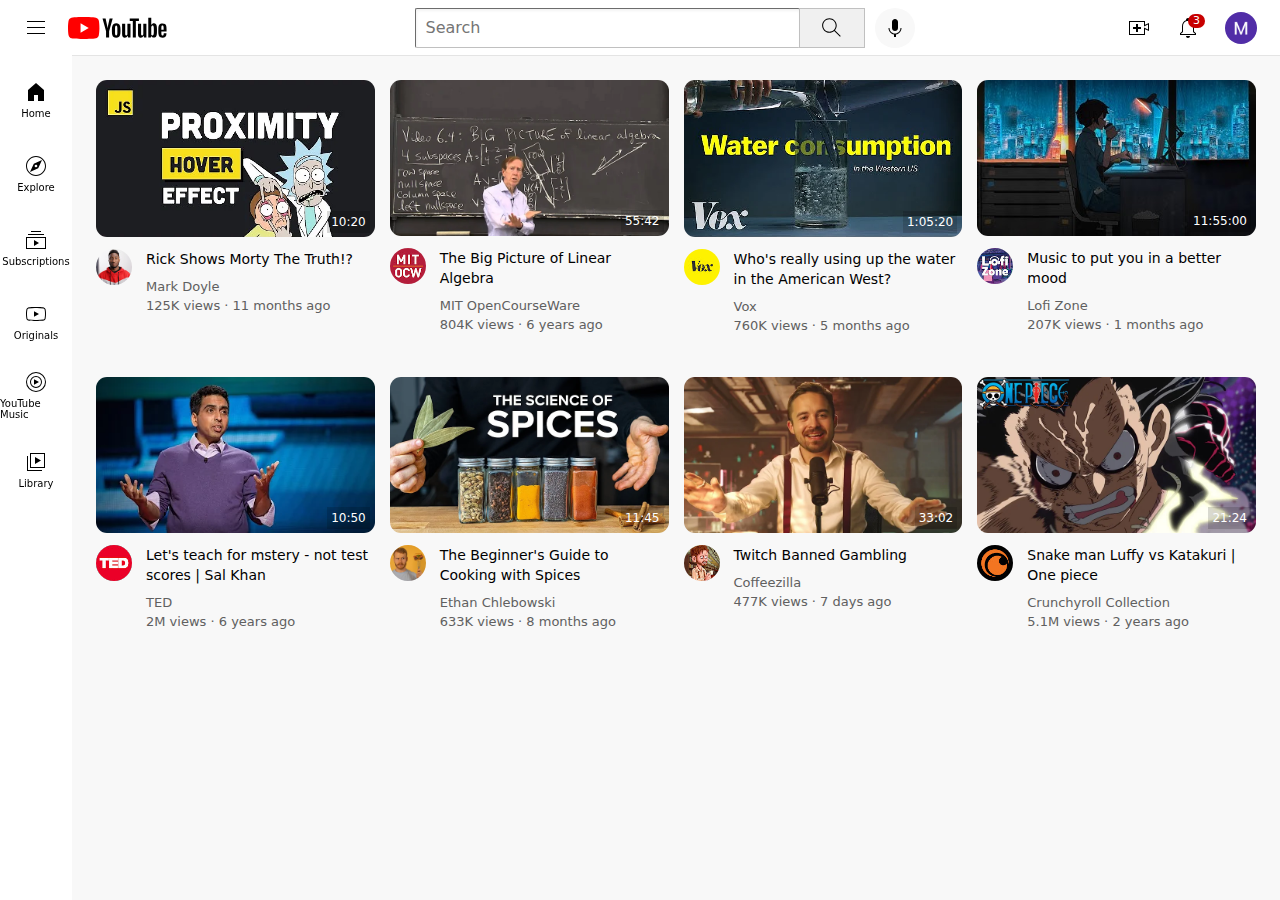
<file: index.html>
<!DOCTYPE html>
<html lang="en">
<head>
    <meta charset="UTF-8">
    <meta http-equiv="X-UA-Compatible" content="IE=edge">
    <meta name="viewport" content="width=device-width, initial-scale=1.0">
    <link rel="stylesheet" href="index.css">

    <link rel="preconnect" href="https://fonts.googleapis.com">
    <link rel="preconnect" href="https://fonts.gstatic.com" crossorigin>
    <link href="https://fonts.googleapis.com/css2?family=Open+Sans&family=Roboto:wght@400;500;700&display=swap" rel="stylesheet">

    <title>Youtube Clone</title>

</head>
<body>

    <div class="header">
        <div class="left-side">
            <img class="hamburger" src="Images/hamburger-menu.svg" alt="">
            <img class="youtube-icon" src="Images/youtube-logo.svg" alt="">
        </div>

        <div class="center-side">
            
            <input class="search_bar" type="text" name="" id="" placeholder="Search">
            
            <button class="search-icon-button">
                <img class="search-icon" src="Images/search.svg" alt="">
                <div class="tooltip">Search</div>
            </button>

            <button class="voice-search-button">
                <img class="voice-search-icon" src="Images/voice-search-icon.svg" alt="">
                <div class="tooltip">Search with your voice</div>
                
            </button>
            
        </div>

        <div class="right-side">
            <div class="upload-icon">
                <img class="upload-logo" src="Images/upload.svg" alt="">
                <div class="tooltip">Create</div>
            </div>
            
            <div class = "notification-container">
                <img class="notification-logo" src="Images/notifications (1).svg" alt="">
                <div class=" notification-count">3</div>
                <div class="tooltip">Notifications</div>
            </div>
            
            <img class="user-pic" src="Images/profile-pic.jpg" alt="">
        </div>
    

    </div>

    
    <div class="side-bar">

        <div class="sidebar-box">
            <img src="Images/home.svg" alt="">
            <div>Home</div> 
        </div>
        <div class="sidebar-box"> 
            <img src="Images/explore.svg" alt="">
            <div>Explore</div> 
        </div>
        <div class="sidebar-box">
            <img src="Images/subscriptions.svg" alt="">
            <div> Subscriptions </div> 
        </div>
        <div class="sidebar-box">
            <img src="Images/originals.svg" alt="">
            <div> Originals </div>
        </div>
        <div class="sidebar-box">
            <img src="Images/youtube-music.svg" alt="">
           <div> YouTube Music </div>
        </div>
        <div class="sidebar-box">
            <img src="Images/library.svg" alt="">
            <div> Library </div>
        </div>


    </div>

    <div class="video-grid">
        <div>
            <div class="thumbnail" >
                <img class="images" src="Images/img-1.webp">
                <div class="video-time">10:20</div>
            </div>
            <div class="grid">
                <div>
                    <img class="profile_pic" src="Images/profile.jpg" >
                </div>       
                <div>
                    <p class="title">Rick Shows Morty The Truth!? </p>
                    <p class="desc">Mark Doyle</p>
                    <p  class="desc">125K views &#183; 11 months ago</p>
                </div>
            </div>        
        </div>

        <div>
            <div class="thumbnail">
                <img class="images" src="Images/img-6.webp">
                <div class="video-time">55:42</div>
            </div>
            <div class="grid">
                <div>
                    <img class="profile_pic" src="Images/profile-6.jpg" >
                </div>       
                <div>
                    <p class="title">The Big Picture of Linear Algebra</p>
                    <p class="desc">MIT OpenCourseWare</p>
                    <p  class="desc">804K views &#183; 6 years ago</p>
                </div>
            </div>        
        </div>
        

        <div>
            <div class="thumbnail">
                <img class="images" src="Images/img-5.webp">
                <div class="video-time">1:05:20</div>
            </div>
            <div class="grid">
                <div>
                    <img class="profile_pic" src="Images/profile-5.jpg" >
                </div>       
                <div>
                    <p class="title">Who's really using up the water in the American West?</p>
                    <p class="desc">Vox</p>
                    <p  class="desc">760K views &#183; 5 months ago</p>
                </div>
            </div>        
        </div>
        <div>
            <div class="thumbnail">
                <img class="images" src="Images/img-7.jpg">
                <div class="video-time">11:55:00</div>
            </div>
            <div class="grid">
                <div>
                    <img class="profile_pic" src="Images/profile-7.jpg" >
                </div>       
                <div>
                    <p class="title">Music to put you in a better mood</p>
                    <p class="desc">Lofi Zone</p>
                    <p  class="desc">207K views &#183; 1 months ago</p>
                </div>
            </div>        
        </div>
        <div>
            <div class="thumbnail">
                <img class="images" src="Images/img-8.webp">
                <div class="video-time">10:50</div>
            </div>
            <div class="grid">
                <div>
                    <img class="profile_pic" src="Images/profile-8.jpg" >
                </div>       
                <div>
                    <p class="title">Let's teach for mstery - not test scores | Sal Khan</p>
                    <p class="desc">TED</p>
                    <p  class="desc">2M views &#183; 6 years ago</p>
                </div>
            </div>        
        </div>

        <div>
            <div class="thumbnail">
                <img class="images" src="Images/img-2.webp">
                <div class="video-time">11:45</div>
            </div>
            <div class="grid" >
                <div>
                    <img class="profile_pic" src="Images/profile-2.jpg" >
                </div>
                <div>
                    <p class="title">The Beginner's Guide to Cooking with Spices </p>
                    <p class="desc">Ethan Chlebowski</p>
                    <p  class="desc">633K views &#183; 8 months ago</p>
                </div>
            </div>
        </div>

        <div>
            <div class="thumbnail">
                <img class="images" src="Images/img-4.webp">
                <div class="video-time">33:02</div>
            </div>
            <div class="grid">
                <div>
                    <img class="profile_pic" src="Images/profile-4.jpg" >
                    
                
                    
                </div>       
                <div>
                    <p class="title">Twitch Banned Gambling</p>
                    <p class="desc">Coffeezilla</p>
                    <p  class="desc">477K views &#183; 7 days ago</p>
                </div>
            </div>        
        </div>

        <div>
            <div class="thumbnail">
                <img class="images" src="Images/img-3.webp">
                <div class="video-time">21:24</div>
            </div>
            <div class="grid" >
                <div>
                    <img class="profile_pic" src="Images/profile-3.jpg">
                </div>
                <div>
                    <p class="title">Snake man Luffy vs Katakuri | One piece </p>
                    <p class="desc">Crunchyroll Collection</p>
                    <p  class="desc">5.1M views &#183; 2 years ago</p>
                </div>
            </div>
        </div>
    </div>
</body>
</html>
</file>
<file: index.css>
p{
    font-family: system-ui, -apple-system, BlinkMacSystemFont, 'Segoe UI', Roboto, Oxygen, Ubuntu, Cantarell, 'Open Sans', 'Helvetica Neue', sans-serif;
    margin-top: 0px;
    margin-bottom: 0px;
}

body{
    margin: 0px;
    padding-top: 80px;
    padding-left: 96px;
    padding-right: 24px;
    padding-bottom: 250px;
    background-color: rgb(248, 248, 248);
    

}

.grid{ 
    display: grid;
    grid-template-columns: 40px 1fr;
    column-gap: 10px;

}

.images{
    width: 100%;
    border-radius: 11px;
}

.profile_pic{
    border-radius: 30px;
    width: 36px;
}


.title{
    margin-top: 0px;
    font-size: 14px;
    font-weight: 500;
    margin-bottom: 10px;
    line-height: 20px;
}

.desc{
    font-size: 13px;
    color: rgb(96,96,96);
    font-weight: 500;
    margin-bottom: 4px;
}

.video-grid{
    display: grid;
    grid-template-columns: 1fr 1fr 1fr;
    column-gap: 15px;
    row-gap: 40px;
}

.header{
    height: 55px;  
    display: flex;
    flex-direction: row;
    justify-content: space-between;
    position: fixed;
    left: 0;
    right: 0;
    top: 0;
    background-color: white;
    border-bottom-width: 1px;
    border-bottom-style: solid;
    border-color: rgb(228,228,228);
    z-index: 10;
}

.side-bar{
    background-color: white;
    position: fixed;
    top: 55px;
    bottom: 0px;
    left: 0px;
    width: 72px;
    z-index: 11;
    padding-top: 7px;
}




.left-side{
    display: flex;  
    align-items: center;
    
}

.right-side{
    width: 130px;
    display: flex;
    align-items: center;
    justify-content: space-between;
    margin-right: 23px;
    flex-shrink: 0;
}

.center-side{
    flex: 1;
    margin-left: 70px;
    margin-right: 35px;
    max-width: 500px;
    display: flex;
    align-items: center;
    
}

.hamburger{
    height: 24px;
    margin-left: 24px;
    margin-right: 20px;
}

.youtube-icon{
    height: 22px;
}

.voice-search-button{
    height: 40px;
    width: 40px;
    border-radius: 20px;
    border: none;
    background-color: rgb(248,248,248
    ) ;
}



.voice-search-icon{
    height: 24px;

}

.search-icon-button{
    height: 40px;
    width: 66px;
    background-color: rgb(240,240,240);
    border-width: 1px;
    border-style: solid;
    border-color:rgb(192,192,192) ;
    margin-left: -1px;
    margin-right: 10px;
}

.search-icon-button ,
.voice-search-button,
.upload-icon,
.notification-container{
    display: flex;
    position: relative;
    align-items: center;
    justify-content: center;
}


.search-icon-button .tooltip ,
.voice-search-button .tooltip,
.upload-icon .tooltip,
.notification-container .tooltip{
    position: absolute;
    background-color: grey;
    color: white;
    padding: 4px 8px 4px 8px;
    bottom: -30px;
    border-radius: 2px;
    font-size: 12px;
    visibility: hidden;
    white-space: nowrap;
    font-family: system-ui, -apple-system, BlinkMacSystemFont, 'Segoe UI', Roboto, Oxygen, Ubuntu, Cantarell, 'Open Sans', 'Helvetica Neue', sans-serif;
}

.search-icon-button:hover .tooltip,
.voice-search-button:hover .tooltip,
.upload-icon:hover .tooltip,
.notification-container:hover .tooltip{
    visibility: visible;
    transition-delay: 0.1s;
}



.search-icon{
    width: 25px;
 
}

.search_bar{
    flex: 1;
    height: 36px;
    padding-left: 10px;
    font-size: 16px;
    border-width: 1px;
    border-color: rgb(192,192,192);
    border-radius: 2px;
    box-shadow: inset 1px 2px 3px rgba(0,0,0,0.05);
    width: 0%;
}

.search_bar::placeholder{
    font-family:system-ui, -apple-system, BlinkMacSystemFont, 'Segoe UI', Roboto, Oxygen, Ubuntu, Cantarell, 'Open Sans', 'Helvetica Neue', sans-serif;
    font-size: 16px;
}

.upload-logo{
    height: 24px;
}

.notification-logo{
    height: 24px;
}

.notification-container{
    position: relative;
}

.notification-count{
    position: absolute;
    top: -2px;
    right: -5px;
    background-color: rgb(200,0,0);
    color: white;
    font-family: system-ui, -apple-system, BlinkMacSystemFont, 'Segoe UI', Roboto, Oxygen, Ubuntu, Cantarell, 'Open Sans', 'Helvetica Neue', sans-serif;
    font-size: 11px;
    padding: 0px 5px 1px 5px;
    border-radius: 10px;
    
}
.user-pic{
    height: 32px;
    border-radius: 16px;
}

.video-time{
    font-family: system-ui, -apple-system, BlinkMacSystemFont, 'Segoe UI', Roboto, Oxygen, Ubuntu, Cantarell, 'Open Sans', 'Helvetica Neue', sans-serif;
    font-size: 12px;
    font-weight: 500;
    padding: 4px 4px 4px 4px;
    border: radius 2px; ;
    background-color: rgba(0,0,0,0.15);
    color: white;
    position: absolute;
    bottom:8px;
    right: 5px;
    
    
}

.thumbnail{
    position: relative;
    margin-bottom: 8px;
}

.sidebar-box{
    height: 74px;
    display: flex;
    flex-direction: column;
    justify-content: center;
    align-items: center;
    cursor: pointer;
}

.sidebar-box:hover{
    background-color: rgb(238, 238, 238);
}

.sidebar-box img{
    height: 24px;
    margin-bottom: 4px;

}

.sidebar-box div{
    font-family: system-ui, -apple-system, BlinkMacSystemFont, 'Segoe UI', Roboto, Oxygen, Ubuntu, Cantarell, 'Open Sans', 'Helvetica Neue', sans-serif;
    font-size: 10px ;
}



@media (max-width: 750px){
    .video-grid{
        grid-template-columns: 1fr 1fr;
    }
}

@media (min-width: 751px) and (max-width: 999px){
    .video-grid{
        grid-template-columns: 1fr 1fr 1fr;
    }
}

@media (min-width: 1000px){
    .video-grid{
        grid-template-columns: 1fr 1fr 1fr 1fr;
    }
}
</file>
